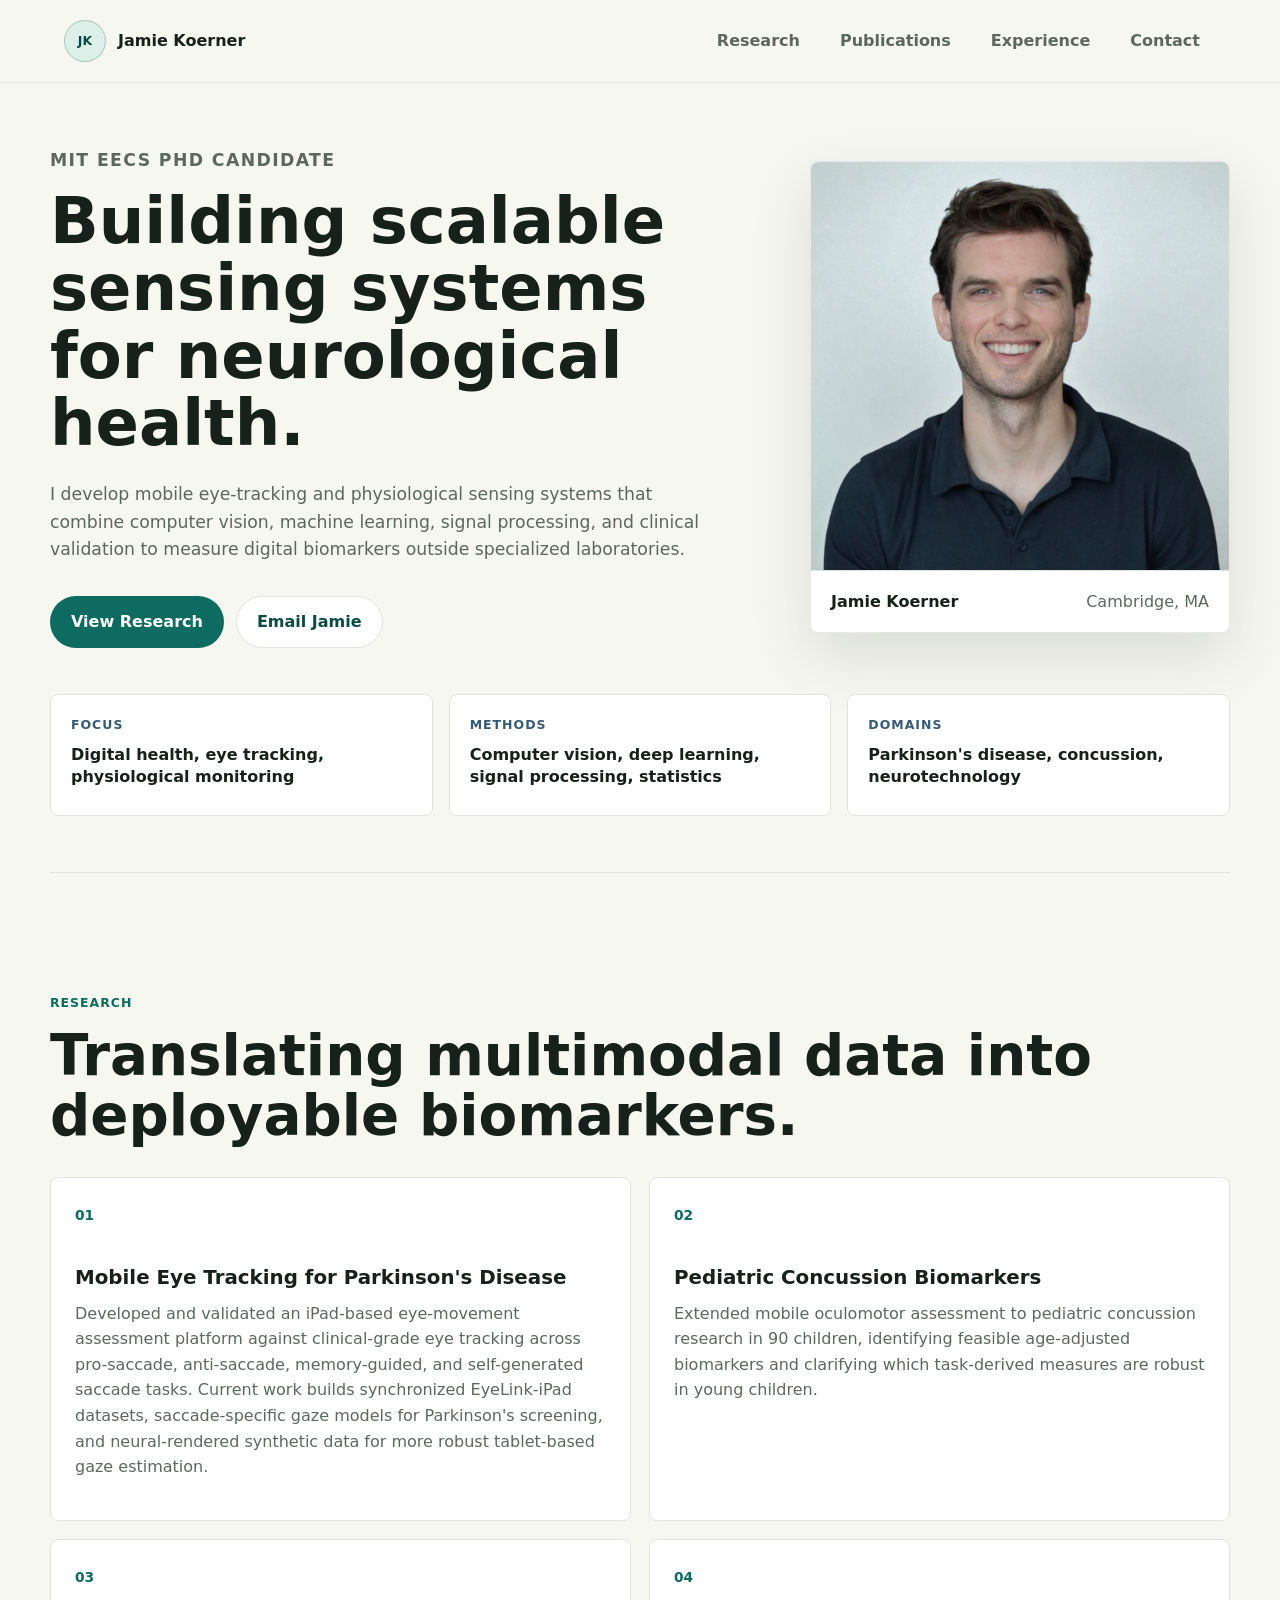
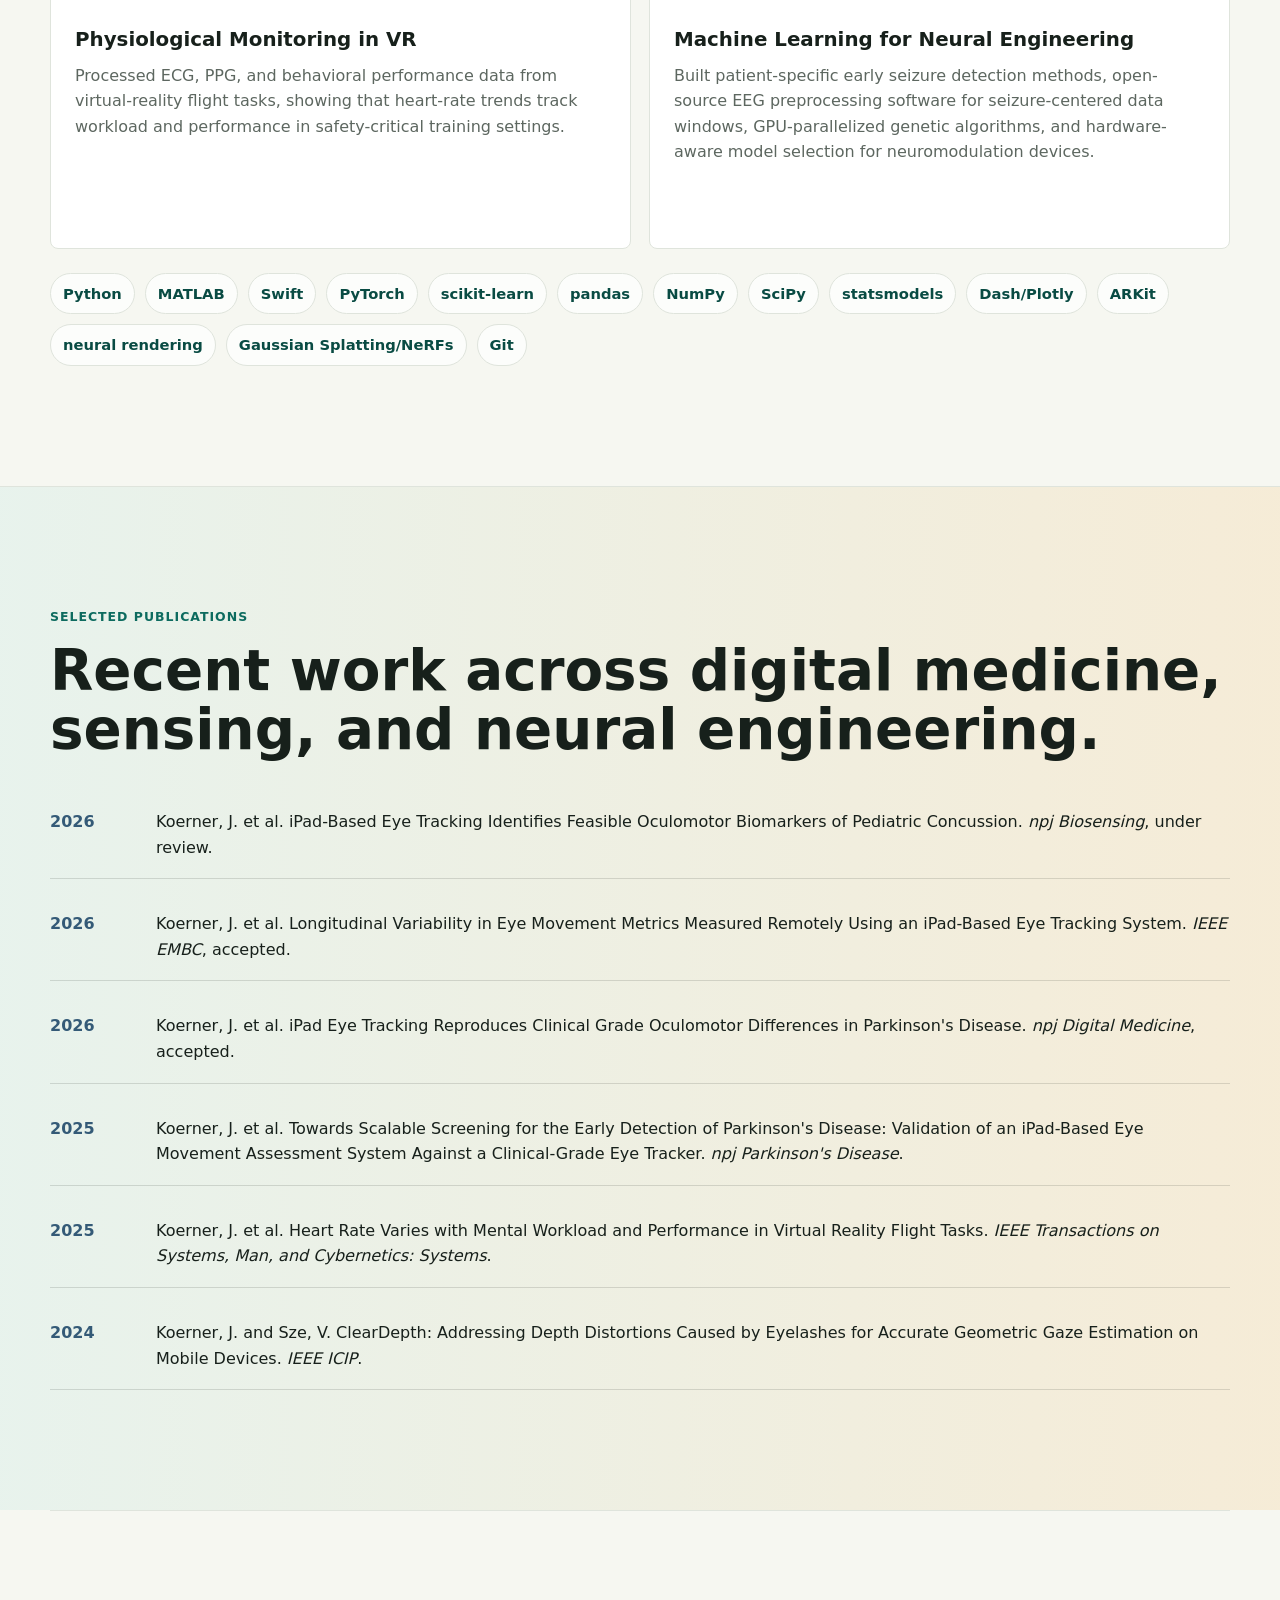
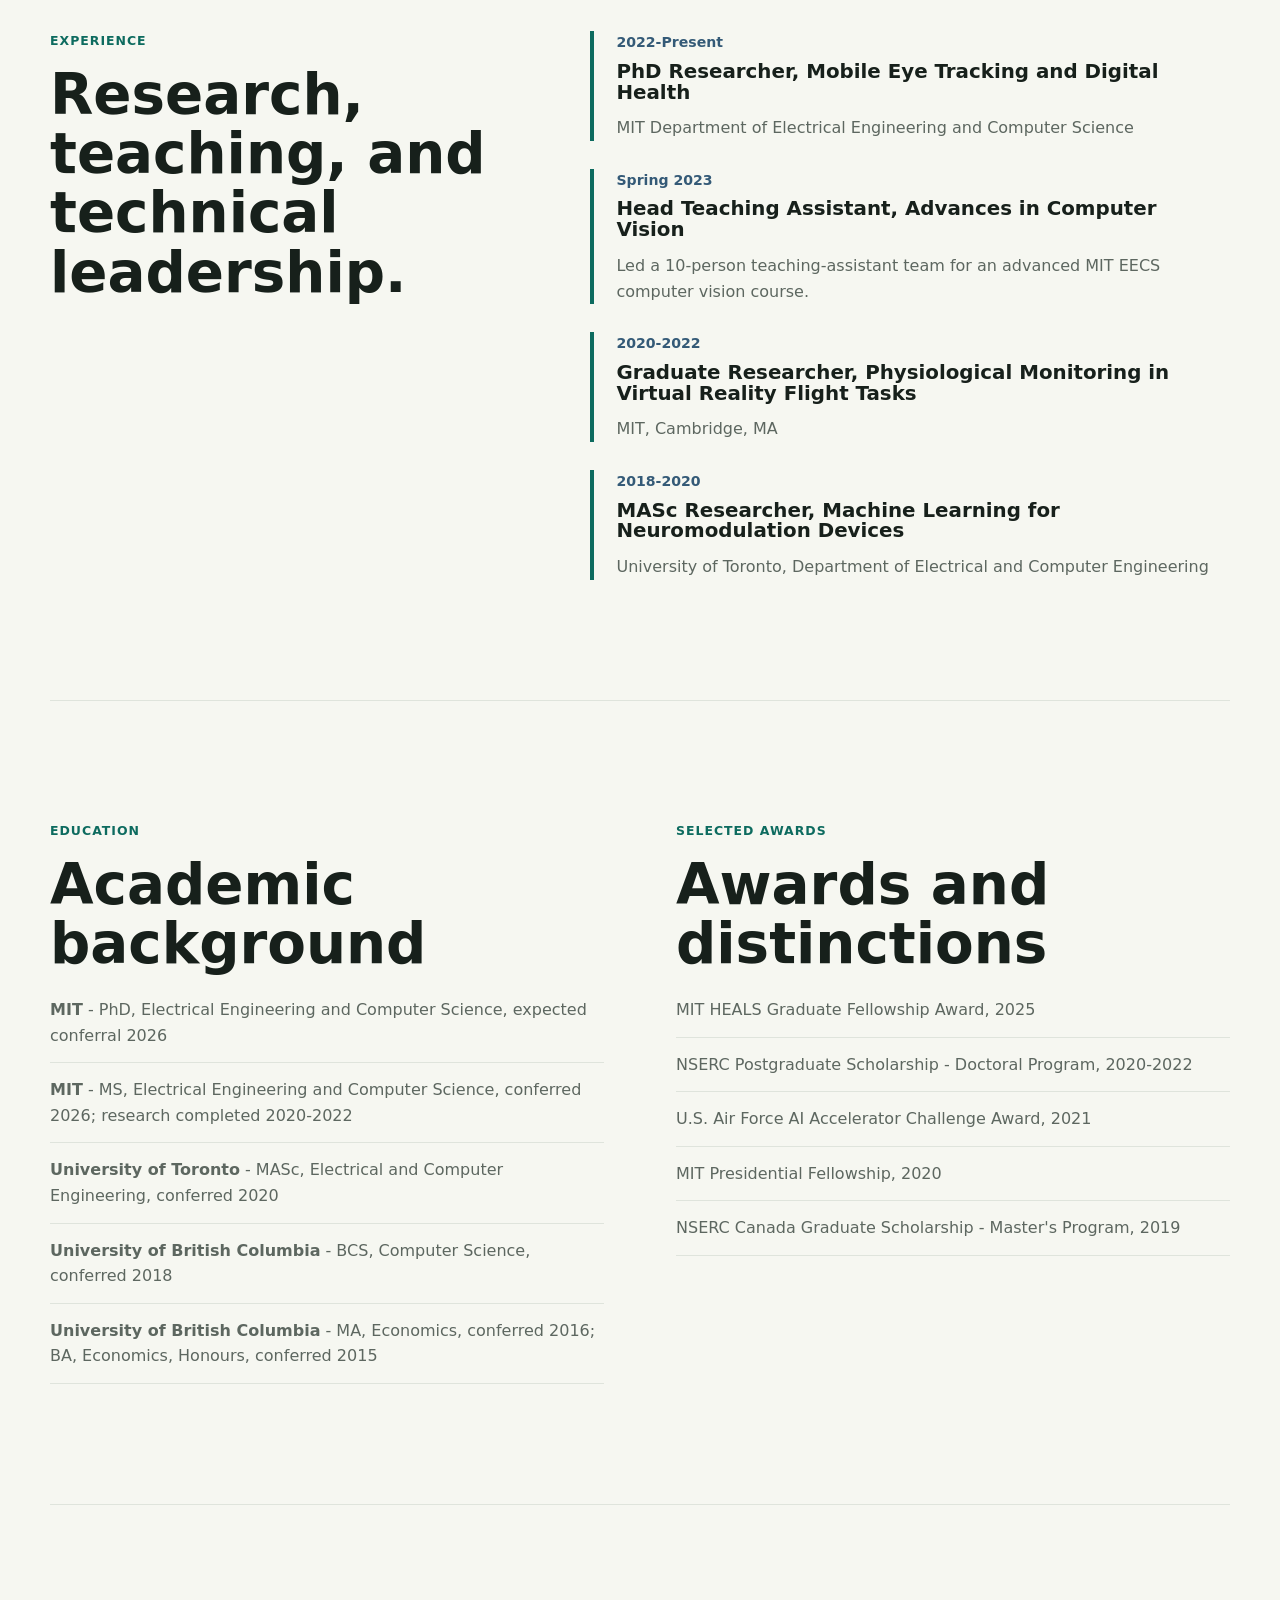
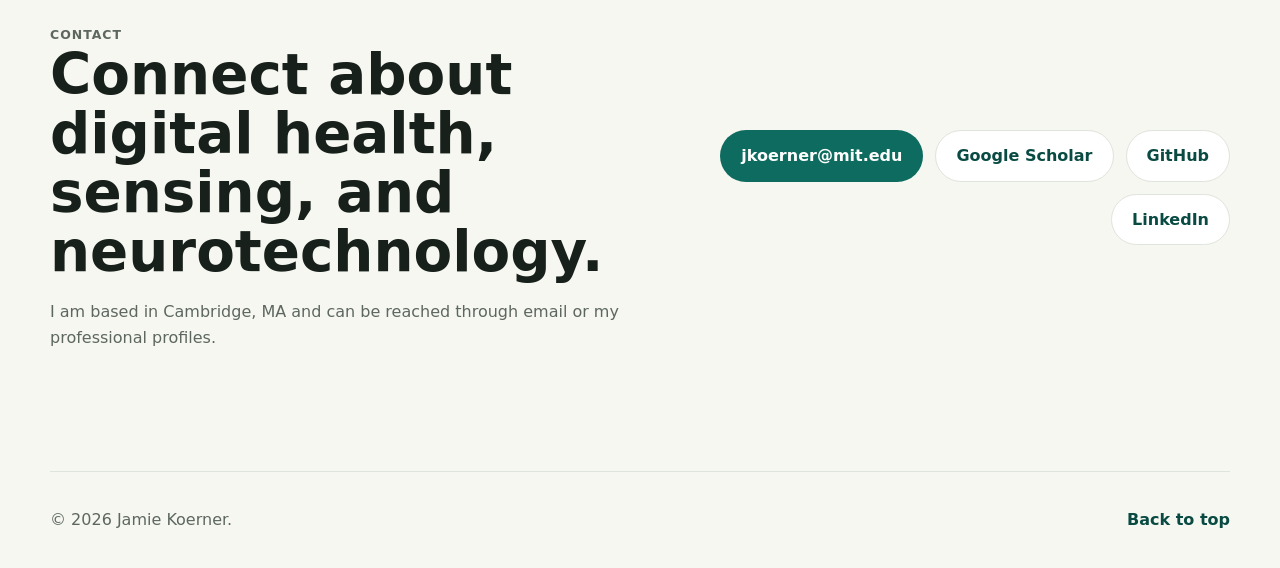
<file: index.html>
<!doctype html>
<html lang="en">
  <head>
    <meta charset="utf-8">
    <meta name="viewport" content="width=device-width, initial-scale=1">
    <meta
      name="description"
      content="Jamie Koerner is an MIT EECS PhD candidate developing mobile eye-tracking, physiological sensing, and machine-learning systems for digital health."
    >
    <title>Jamie Koerner | MIT EECS PhD Candidate</title>
    <link rel="stylesheet" href="styles.css">
  </head>
  <body>
    <header class="site-header">
      <a class="brand" href="#home" aria-label="Go to homepage">
        <span class="brand-mark" aria-hidden="true">JK</span>
        <span>Jamie Koerner</span>
      </a>

      <button class="menu-toggle" type="button" aria-expanded="false" aria-controls="site-nav">
        <span class="sr-only">Open navigation</span>
        <span></span>
        <span></span>
        <span></span>
      </button>

      <nav class="site-nav" id="site-nav" aria-label="Main navigation">
        <a href="#research">Research</a>
        <a href="#publications">Publications</a>
        <a href="#experience">Experience</a>
        <a href="#contact">Contact</a>
      </nav>
    </header>

    <main id="home">
      <section class="hero" aria-labelledby="hero-title">
        <div class="hero-copy">
          <p class="eyebrow">MIT EECS PhD candidate</p>
          <h1 id="hero-title">Building scalable sensing systems for neurological health.</h1>
          <p>
            I develop mobile eye-tracking and physiological sensing systems that combine
            computer vision, machine learning, signal processing, and clinical validation
            to measure digital biomarkers outside specialized laboratories.
          </p>
          <div class="hero-actions" aria-label="Primary actions">
            <a class="button primary" href="#research">View Research</a>
            <a class="button secondary" href="mailto:jkoerner@mit.edu">Email Jamie</a>
          </div>
        </div>

        <figure class="portrait-panel">
          <img src="assets/jamie-koerner.jpg" alt="Professional headshot of Jamie Koerner">
          <figcaption>
            <strong>Jamie Koerner</strong>
            <span>Cambridge, MA</span>
          </figcaption>
        </figure>
      </section>

      <section class="quick-profile" aria-label="Professional profile summary">
        <article>
          <span>Focus</span>
          <strong>Digital health, eye tracking, physiological monitoring</strong>
        </article>
        <article>
          <span>Methods</span>
          <strong>Computer vision, deep learning, signal processing, statistics</strong>
        </article>
        <article>
          <span>Domains</span>
          <strong>Parkinson's disease, concussion, neurotechnology</strong>
        </article>
      </section>

      <section class="section" id="research" aria-labelledby="research-title">
        <div class="section-heading">
          <p class="eyebrow">Research</p>
          <h2 id="research-title">Translating multimodal data into deployable biomarkers.</h2>
        </div>

        <div class="focus-grid">
          <article class="focus-card">
            <span class="card-number">01</span>
            <h3>Mobile Eye Tracking for Parkinson's Disease</h3>
            <p>
              Developed and validated an iPad-based eye-movement assessment platform
              against clinical-grade eye tracking across pro-saccade, anti-saccade,
              memory-guided, and self-generated saccade tasks. Current work builds
              synchronized EyeLink-iPad datasets, saccade-specific gaze models for
              Parkinson's screening, and neural-rendered synthetic data for more robust
              tablet-based gaze estimation.
            </p>
          </article>

          <article class="focus-card">
            <span class="card-number">02</span>
            <h3>Pediatric Concussion Biomarkers</h3>
            <p>
              Extended mobile oculomotor assessment to pediatric concussion research in
              90 children, identifying feasible age-adjusted biomarkers and clarifying
              which task-derived measures are robust in young children.
            </p>
          </article>

          <article class="focus-card">
            <span class="card-number">03</span>
            <h3>Physiological Monitoring in VR</h3>
            <p>
              Processed ECG, PPG, and behavioral performance data from virtual-reality
              flight tasks, showing that heart-rate trends track workload and performance
              in safety-critical training settings.
            </p>
          </article>

          <article class="focus-card">
            <span class="card-number">04</span>
            <h3>Machine Learning for Neural Engineering</h3>
            <p>
              Built patient-specific early seizure detection methods, open-source EEG
              preprocessing software for seizure-centered data windows, GPU-parallelized
              genetic algorithms, and hardware-aware model selection for neuromodulation
              devices.
            </p>
          </article>
        </div>

        <div class="skill-cloud" aria-label="Technical skills">
          <span>Python</span>
          <span>MATLAB</span>
          <span>Swift</span>
          <span>PyTorch</span>
          <span>scikit-learn</span>
          <span>pandas</span>
          <span>NumPy</span>
          <span>SciPy</span>
          <span>statsmodels</span>
          <span>Dash/Plotly</span>
          <span>ARKit</span>
          <span>neural rendering</span>
          <span>Gaussian Splatting/NeRFs</span>
          <span>Git</span>
        </div>
      </section>

      <section class="section publications" id="publications" aria-labelledby="publications-title">
        <div class="section-heading">
          <p class="eyebrow">Selected publications</p>
          <h2 id="publications-title">Recent work across digital medicine, sensing, and neural engineering.</h2>
        </div>

        <ol class="publication-list">
          <li>
            <span>2026</span>
            <p>
              Koerner, J. et al. iPad-Based Eye Tracking Identifies Feasible Oculomotor
              Biomarkers of Pediatric Concussion. <em>npj Biosensing</em>, under review.
            </p>
          </li>
          <li>
            <span>2026</span>
            <p>
              Koerner, J. et al. Longitudinal Variability in Eye Movement Metrics Measured
              Remotely Using an iPad-Based Eye Tracking System. <em>IEEE EMBC</em>, accepted.
            </p>
          </li>
          <li>
            <span>2026</span>
            <p>
              Koerner, J. et al. iPad Eye Tracking Reproduces Clinical Grade Oculomotor
              Differences in Parkinson's Disease. <em>npj Digital Medicine</em>, accepted.
            </p>
          </li>
          <li>
            <span>2025</span>
            <p>
              Koerner, J. et al. Towards Scalable Screening for the Early Detection of
              Parkinson's Disease: Validation of an iPad-Based Eye Movement Assessment
              System Against a Clinical-Grade Eye Tracker. <em>npj Parkinson's Disease</em>.
            </p>
          </li>
          <li>
            <span>2025</span>
            <p>
              Koerner, J. et al. Heart Rate Varies with Mental Workload and Performance in
              Virtual Reality Flight Tasks. <em>IEEE Transactions on Systems, Man, and
              Cybernetics: Systems</em>.
            </p>
          </li>
          <li>
            <span>2024</span>
            <p>
              Koerner, J. and Sze, V. ClearDepth: Addressing Depth Distortions Caused by
              Eyelashes for Accurate Geometric Gaze Estimation on Mobile Devices.
              <em>IEEE ICIP</em>.
            </p>
          </li>
        </ol>
      </section>

      <section class="section split" id="experience" aria-labelledby="experience-title">
        <div>
          <p class="eyebrow">Experience</p>
          <h2 id="experience-title">Research, teaching, and technical leadership.</h2>
        </div>

        <div class="timeline">
          <article class="timeline-item">
            <span>2022-Present</span>
            <h3>PhD Researcher, Mobile Eye Tracking and Digital Health</h3>
            <p>MIT Department of Electrical Engineering and Computer Science</p>
          </article>

          <article class="timeline-item">
            <span>Spring 2023</span>
            <h3>Head Teaching Assistant, Advances in Computer Vision</h3>
            <p>Led a 10-person teaching-assistant team for an advanced MIT EECS computer vision course.</p>
          </article>

          <article class="timeline-item">
            <span>2020-2022</span>
            <h3>Graduate Researcher, Physiological Monitoring in Virtual Reality Flight Tasks</h3>
            <p>MIT, Cambridge, MA</p>
          </article>

          <article class="timeline-item">
            <span>2018-2020</span>
            <h3>MASc Researcher, Machine Learning for Neuromodulation Devices</h3>
            <p>University of Toronto, Department of Electrical and Computer Engineering</p>
          </article>
        </div>
      </section>

      <section class="section education-awards" aria-labelledby="education-title">
        <div>
          <p class="eyebrow">Education</p>
          <h2 id="education-title">Academic background</h2>
          <ul class="clean-list">
            <li><strong>MIT</strong> - PhD, Electrical Engineering and Computer Science, expected conferral 2026</li>
            <li><strong>MIT</strong> - MS, Electrical Engineering and Computer Science, conferred 2026; research completed 2020-2022</li>
            <li><strong>University of Toronto</strong> - MASc, Electrical and Computer Engineering, conferred 2020</li>
            <li><strong>University of British Columbia</strong> - BCS, Computer Science, conferred 2018</li>
            <li><strong>University of British Columbia</strong> - MA, Economics, conferred 2016; BA, Economics, Honours, conferred 2015</li>
          </ul>
        </div>

        <div>
          <p class="eyebrow">Selected awards</p>
          <h2>Awards and distinctions</h2>
          <ul class="clean-list">
            <li>MIT HEALS Graduate Fellowship Award, 2025</li>
            <li>NSERC Postgraduate Scholarship - Doctoral Program, 2020-2022</li>
            <li>U.S. Air Force AI Accelerator Challenge Award, 2021</li>
            <li>MIT Presidential Fellowship, 2020</li>
            <li>NSERC Canada Graduate Scholarship - Master's Program, 2019</li>
          </ul>
        </div>
      </section>

      <section class="section contact-panel" id="contact" aria-labelledby="contact-title">
        <div>
          <p class="eyebrow">Contact</p>
          <h2 id="contact-title">Connect about digital health, sensing, and neurotechnology.</h2>
          <p>
            I am based in Cambridge, MA and can be reached through email or my professional
            profiles.
          </p>
        </div>

        <div class="contact-links" aria-label="Contact links">
          <a class="button primary" href="mailto:jkoerner@mit.edu">jkoerner@mit.edu</a>
          <a class="button secondary" href="https://scholar.google.com/citations?user=Gj6A7SMAAAAJ" rel="noreferrer">Google Scholar</a>
          <a class="button secondary" href="https://github.com/jamiekoe" rel="noreferrer">GitHub</a>
          <a class="button secondary" href="https://www.linkedin.com/in/jamie-koerner" rel="noreferrer">LinkedIn</a>
        </div>
      </section>
    </main>

    <footer class="site-footer">
      <p>&copy; <span id="year"></span> Jamie Koerner.</p>
      <a href="#home">Back to top</a>
    </footer>

    <script src="script.js"></script>
  </body>
</html>
</file>
<file: styles.css>
:root {
  color-scheme: light;
  --bg: #f6f7f1;
  --surface: #ffffff;
  --ink: #17201b;
  --muted: #5d6760;
  --line: #dfe4dc;
  --accent: #0d6b5f;
  --accent-strong: #094b43;
  --accent-soft: #dcefe9;
  --warm: #f4b860;
  --blue: #345a77;
  --shadow: 0 24px 60px rgba(23, 32, 27, 0.12);
  font-family:
    Inter, ui-sans-serif, system-ui, -apple-system, BlinkMacSystemFont, "Segoe UI",
    sans-serif;
}

* {
  box-sizing: border-box;
}

html {
  scroll-behavior: smooth;
}

body {
  margin: 0;
  background: var(--bg);
  color: var(--ink);
  font-size: 16px;
  line-height: 1.6;
}

body.nav-open {
  overflow: hidden;
}

a {
  color: inherit;
  text-decoration: none;
}

img {
  display: block;
  max-width: 100%;
}

.sr-only {
  position: absolute;
  width: 1px;
  height: 1px;
  padding: 0;
  overflow: hidden;
  clip: rect(0, 0, 0, 0);
  white-space: nowrap;
  border: 0;
}

.site-header {
  position: sticky;
  top: 0;
  z-index: 20;
  display: flex;
  align-items: center;
  justify-content: space-between;
  gap: 24px;
  min-height: 76px;
  padding: 18px clamp(20px, 5vw, 64px);
  border-bottom: 1px solid rgba(223, 228, 220, 0.9);
  background: rgba(246, 247, 241, 0.92);
  backdrop-filter: blur(16px);
}

.brand,
.site-nav,
.hero-actions,
.site-footer,
.contact-links,
.quick-profile {
  display: flex;
  align-items: center;
}

.brand {
  gap: 12px;
  font-weight: 800;
}

.brand-mark {
  display: inline-grid;
  width: 42px;
  height: 42px;
  place-items: center;
  border: 1px solid rgba(9, 75, 67, 0.25);
  border-radius: 50%;
  background: var(--accent-soft);
  color: var(--accent-strong);
  font-size: 0.78rem;
  letter-spacing: 0;
}

.site-nav {
  gap: 8px;
}

.site-nav a {
  min-width: 92px;
  border-radius: 999px;
  padding: 10px 16px;
  color: var(--muted);
  font-weight: 700;
  text-align: center;
  transition:
    background 180ms ease,
    color 180ms ease;
}

.site-nav a:hover,
.site-nav a:focus-visible {
  background: var(--accent-soft);
  color: var(--accent-strong);
  outline: none;
}

.menu-toggle {
  display: none;
  width: 44px;
  height: 44px;
  border: 1px solid var(--line);
  border-radius: 50%;
  background: var(--surface);
  cursor: pointer;
}

.menu-toggle span:not(.sr-only) {
  display: block;
  width: 18px;
  height: 2px;
  margin: 4px auto;
  border-radius: 999px;
  background: var(--ink);
}

main {
  width: min(1180px, calc(100% - 40px));
  margin: 0 auto;
}

.hero {
  display: grid;
  grid-template-columns: minmax(0, 1.18fr) minmax(260px, 420px);
  gap: clamp(28px, 5vw, 72px);
  align-items: center;
  padding: clamp(34px, 5vw, 64px) 0 clamp(28px, 4vw, 46px);
}

.hero-copy {
  max-width: 740px;
}

.eyebrow {
  margin: 0 0 14px;
  color: var(--accent);
  font-size: 0.78rem;
  font-weight: 800;
  letter-spacing: 0.08em;
  text-transform: uppercase;
}

h1,
h2,
h3,
p {
  margin-top: 0;
}

h1,
h2,
h3 {
  line-height: 1.05;
  letter-spacing: 0;
}

h1 {
  max-width: 14ch;
  margin-bottom: 24px;
  font-size: clamp(3rem, 5vw, 4.75rem);
}

h2 {
  max-width: 13ch;
  margin-bottom: 0;
  font-size: clamp(2rem, 4.4vw, 4.1rem);
}

h3 {
  margin-bottom: 12px;
  font-size: 1.24rem;
}

.hero p,
.contact-panel p,
.timeline-item p,
.focus-card p,
.clean-list {
  color: var(--muted);
}

.hero p {
  max-width: 660px;
  font-size: 1.08rem;
}

.hero-actions {
  flex-wrap: wrap;
  gap: 12px;
  margin-top: 32px;
}

.button {
  display: inline-flex;
  align-items: center;
  justify-content: center;
  min-height: 48px;
  border: 1px solid transparent;
  border-radius: 999px;
  padding: 12px 20px;
  font-weight: 800;
  transition:
    background 180ms ease,
    border-color 180ms ease,
    color 180ms ease,
    transform 180ms ease;
}

.button:hover,
.button:focus-visible {
  transform: translateY(-2px);
  outline: none;
}

.button.primary {
  background: var(--accent);
  color: #ffffff;
}

.button.primary:hover,
.button.primary:focus-visible {
  background: var(--accent-strong);
}

.button.secondary {
  border-color: var(--line);
  background: var(--surface);
  color: var(--accent-strong);
}

.portrait-panel {
  width: min(100%, 420px);
  margin: 0;
  overflow: hidden;
  justify-self: end;
  border: 1px solid rgba(23, 32, 27, 0.1);
  border-radius: 8px;
  background: var(--surface);
  box-shadow: var(--shadow);
}

.portrait-panel img {
  width: 100%;
  aspect-ratio: 4 / 3.9;
  object-fit: cover;
  object-position: center 38%;
}

.portrait-panel figcaption {
  display: flex;
  align-items: center;
  justify-content: space-between;
  gap: 18px;
  padding: 18px 20px;
  border-top: 1px solid var(--line);
}

.portrait-panel span {
  color: var(--muted);
}

.quick-profile {
  align-items: stretch;
  justify-content: space-between;
  gap: 16px;
  padding: 0 0 clamp(34px, 5vw, 56px);
}

.quick-profile article {
  flex: 1;
  min-height: 122px;
  border: 1px solid var(--line);
  border-radius: 8px;
  padding: 20px;
  background: var(--surface);
}

.quick-profile span {
  display: block;
  margin-bottom: 10px;
  color: var(--blue);
  font-size: 0.78rem;
  font-weight: 900;
  letter-spacing: 0.08em;
  text-transform: uppercase;
}

.quick-profile strong {
  display: block;
  line-height: 1.35;
}

.section {
  padding: clamp(64px, 10vw, 120px) 0;
  border-top: 1px solid var(--line);
}

.section-heading {
  margin-bottom: 32px;
}

.section-heading h2 {
  max-width: none;
}

.focus-grid {
  display: grid;
  grid-template-columns: repeat(2, minmax(0, 1fr));
  gap: 18px;
}

.focus-card {
  min-height: 310px;
  border: 1px solid var(--line);
  border-radius: 8px;
  padding: 24px;
  background: var(--surface);
}

.card-number {
  display: inline-flex;
  margin-bottom: 42px;
  color: var(--accent);
  font-size: 0.86rem;
  font-weight: 900;
}

.skill-cloud {
  display: flex;
  flex-wrap: wrap;
  gap: 10px;
  margin-top: 24px;
}

.skill-cloud span {
  border: 1px solid var(--line);
  border-radius: 999px;
  padding: 8px 12px;
  background: rgba(255, 255, 255, 0.72);
  color: var(--accent-strong);
  font-size: 0.92rem;
  font-weight: 800;
}

.publications {
  background:
    linear-gradient(90deg, rgba(220, 239, 233, 0.55), rgba(244, 184, 96, 0.18));
  margin-inline: calc((100vw - min(1180px, calc(100vw - 40px))) / -2);
  padding-inline: calc((100vw - min(1180px, calc(100vw - 40px))) / 2);
}

.publication-list {
  display: grid;
  gap: 14px;
  margin: 0;
  padding: 0;
  list-style: none;
}

.publication-list li {
  display: grid;
  grid-template-columns: 86px minmax(0, 1fr);
  gap: 20px;
  border-bottom: 1px solid rgba(23, 32, 27, 0.14);
  padding: 18px 0;
}

.publication-list span {
  color: var(--blue);
  font-weight: 900;
}

.publication-list p {
  margin-bottom: 0;
}

.split {
  display: grid;
  grid-template-columns: 0.82fr 1.18fr;
  gap: clamp(28px, 8vw, 96px);
}

.timeline {
  display: grid;
  gap: 28px;
}

.timeline-item {
  border-left: 4px solid var(--accent);
  padding-left: 22px;
}

.timeline-item span {
  display: block;
  margin-bottom: 8px;
  color: var(--blue);
  font-size: 0.88rem;
  font-weight: 900;
}

.timeline-item p {
  margin-bottom: 0;
}

.education-awards {
  display: grid;
  grid-template-columns: repeat(2, minmax(0, 1fr));
  gap: clamp(28px, 6vw, 72px);
}

.education-awards h2 {
  margin-bottom: 24px;
}

.clean-list {
  display: grid;
  gap: 14px;
  margin: 0;
  padding: 0;
  list-style: none;
}

.clean-list li {
  border-bottom: 1px solid var(--line);
  padding-bottom: 14px;
}

.contact-panel {
  display: flex;
  align-items: center;
  justify-content: space-between;
  gap: 28px;
  border-bottom: 1px solid var(--line);
}

.contact-panel h2 {
  margin-bottom: 18px;
}

.contact-panel p {
  max-width: 640px;
  margin-bottom: 0;
}

.contact-links {
  flex-wrap: wrap;
  justify-content: flex-end;
  gap: 12px;
  min-width: 320px;
}

.site-footer {
  justify-content: space-between;
  gap: 20px;
  width: min(1180px, calc(100% - 40px));
  min-height: 96px;
  margin: 0 auto;
  color: var(--muted);
}

.site-footer p {
  margin: 0;
}

.site-footer a {
  font-weight: 800;
  color: var(--accent-strong);
}

.error-page {
  min-height: 72vh;
}

@media (max-width: 900px) {
  .menu-toggle {
    position: relative;
    z-index: 30;
    display: block;
  }

  .site-nav {
    position: fixed;
    inset: 76px 16px auto;
    z-index: 25;
    display: none;
    flex-direction: column;
    align-items: stretch;
    gap: 4px;
    border: 1px solid var(--line);
    border-radius: 8px;
    padding: 10px;
    background: var(--surface);
    box-shadow: var(--shadow);
  }

  .site-nav.is-open {
    display: flex;
  }

  .site-nav a {
    border-radius: 6px;
    text-align: left;
  }

  .hero,
  .split,
  .education-awards {
    grid-template-columns: 1fr;
  }

  .portrait-panel {
    justify-self: start;
    width: min(100%, 360px);
  }

  h1 {
    max-width: 13ch;
  }

  .quick-profile,
  .section-heading,
  .contact-panel {
    align-items: start;
    flex-direction: column;
  }

  .quick-profile article,
  .contact-links {
    width: 100%;
  }

  .contact-links {
    justify-content: flex-start;
    min-width: 0;
  }
}

@media (max-width: 640px) {
  .site-header {
    padding-inline: 18px;
  }

  .brand span:last-child {
    max-width: 180px;
    overflow: hidden;
    text-overflow: ellipsis;
    white-space: nowrap;
  }

  main,
  .site-footer {
    width: min(100% - 32px, 1180px);
  }

  .hero {
    padding-top: 34px;
  }

  h1 {
    font-size: clamp(2.65rem, 14vw, 4rem);
  }

  h2 {
    font-size: clamp(2rem, 11vw, 3rem);
  }

  .focus-grid,
  .publication-list li {
    grid-template-columns: 1fr;
  }

  .publication-list li {
    gap: 6px;
  }

  .hero-actions,
  .button,
  .site-footer {
    width: 100%;
  }

  .portrait-panel figcaption,
  .site-footer {
    align-items: start;
    flex-direction: column;
    justify-content: center;
  }
}
</file>
